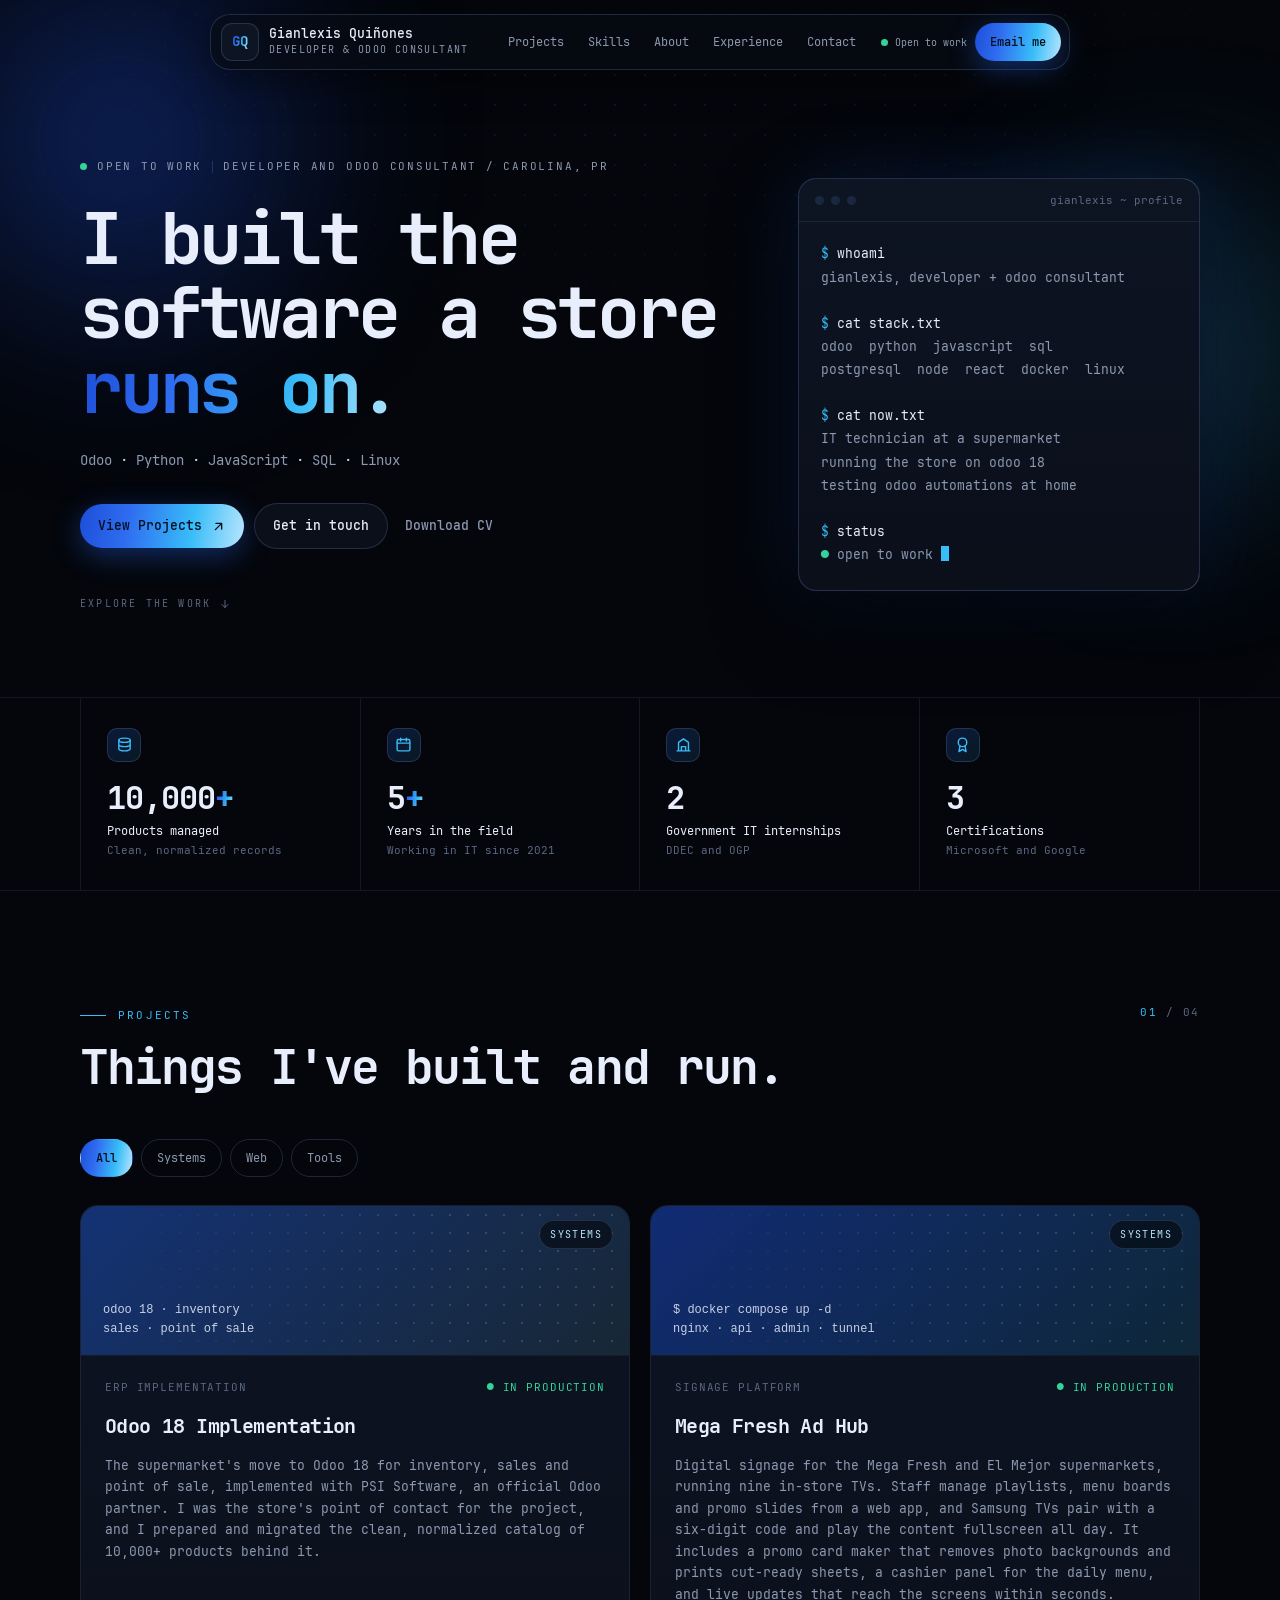
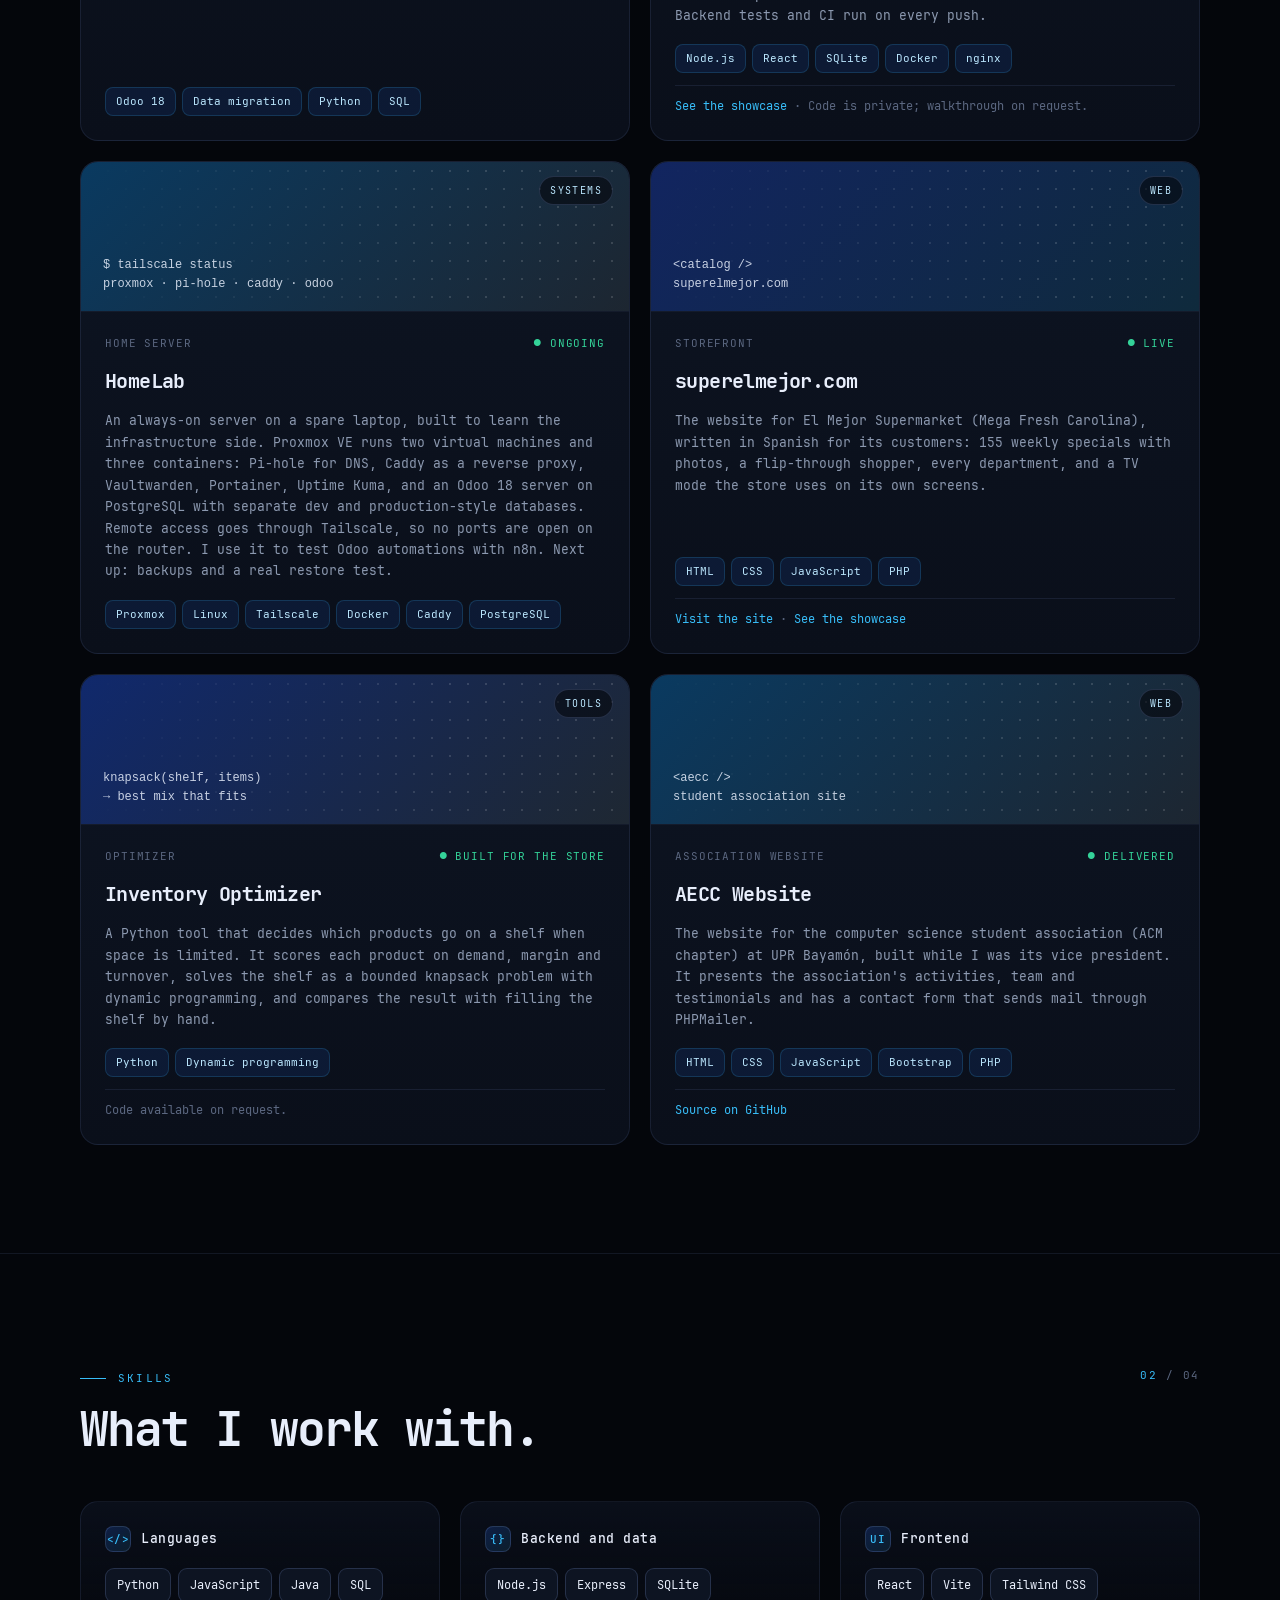
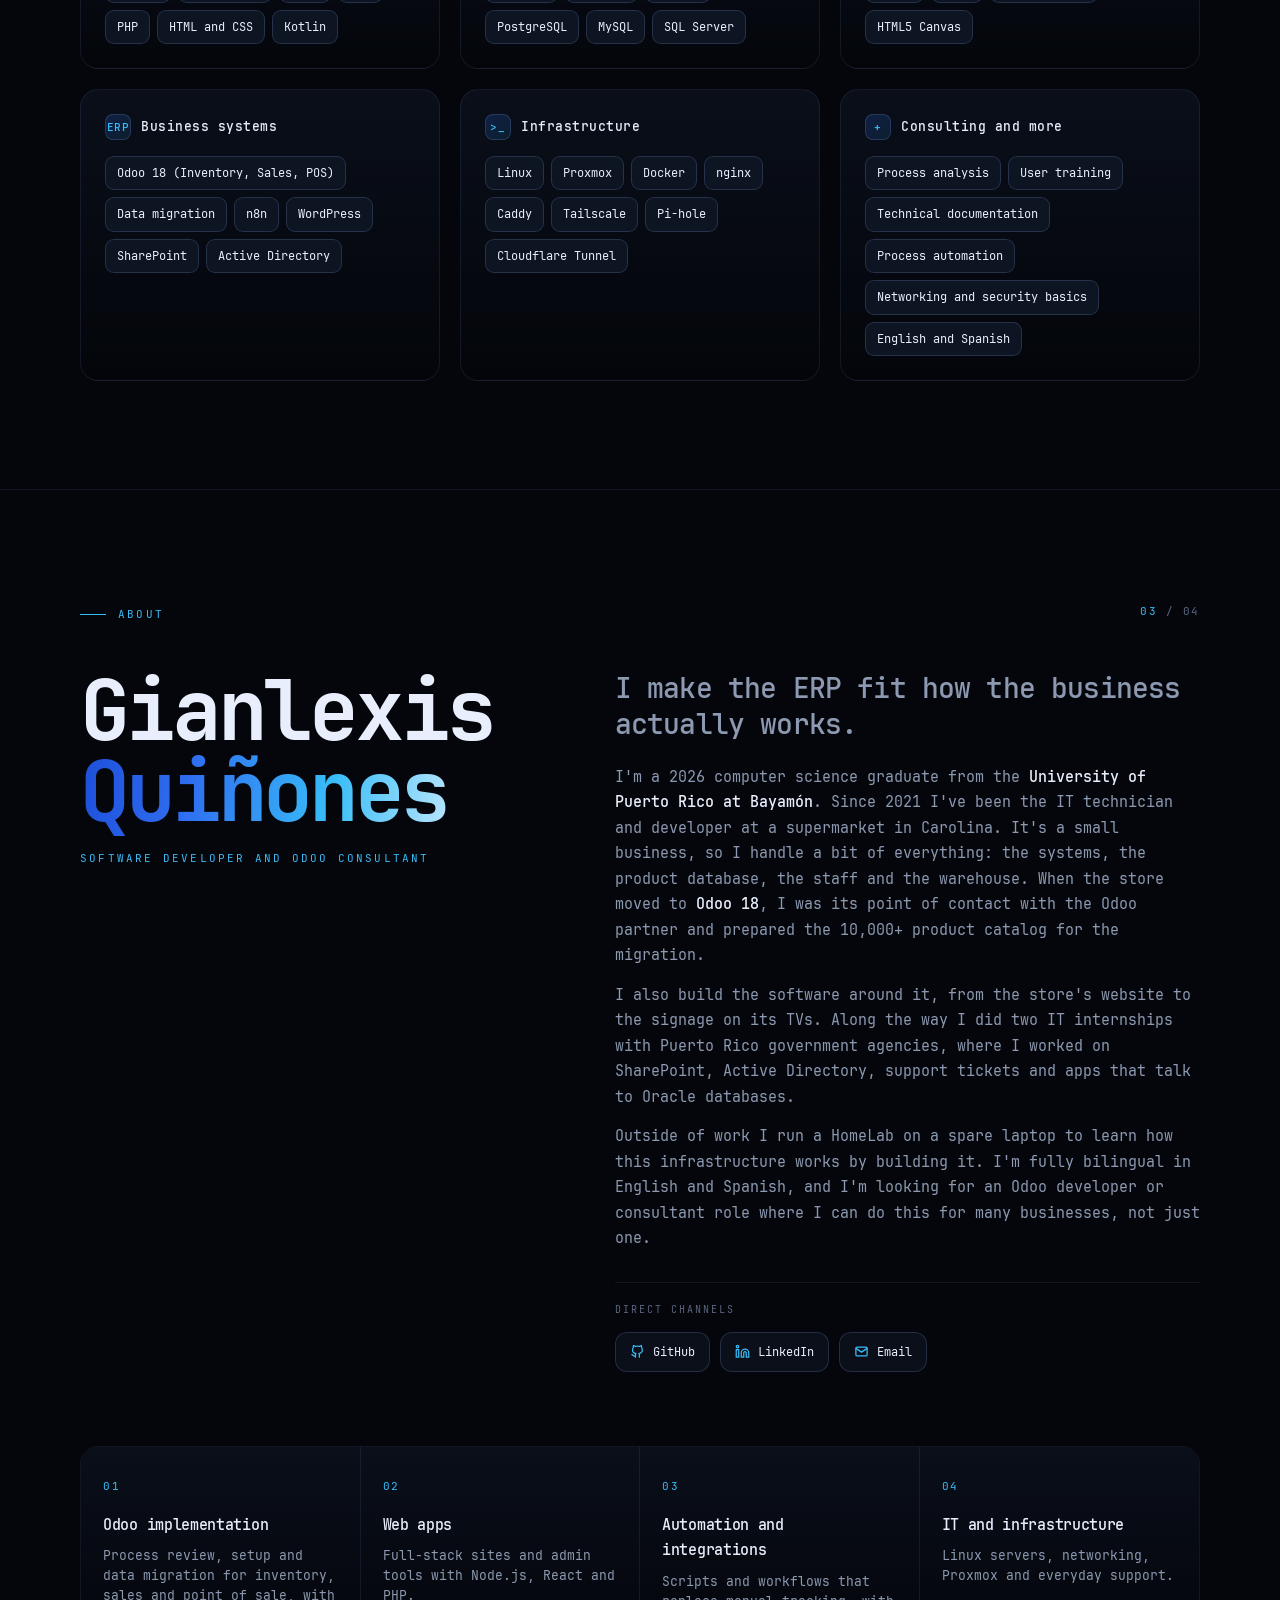
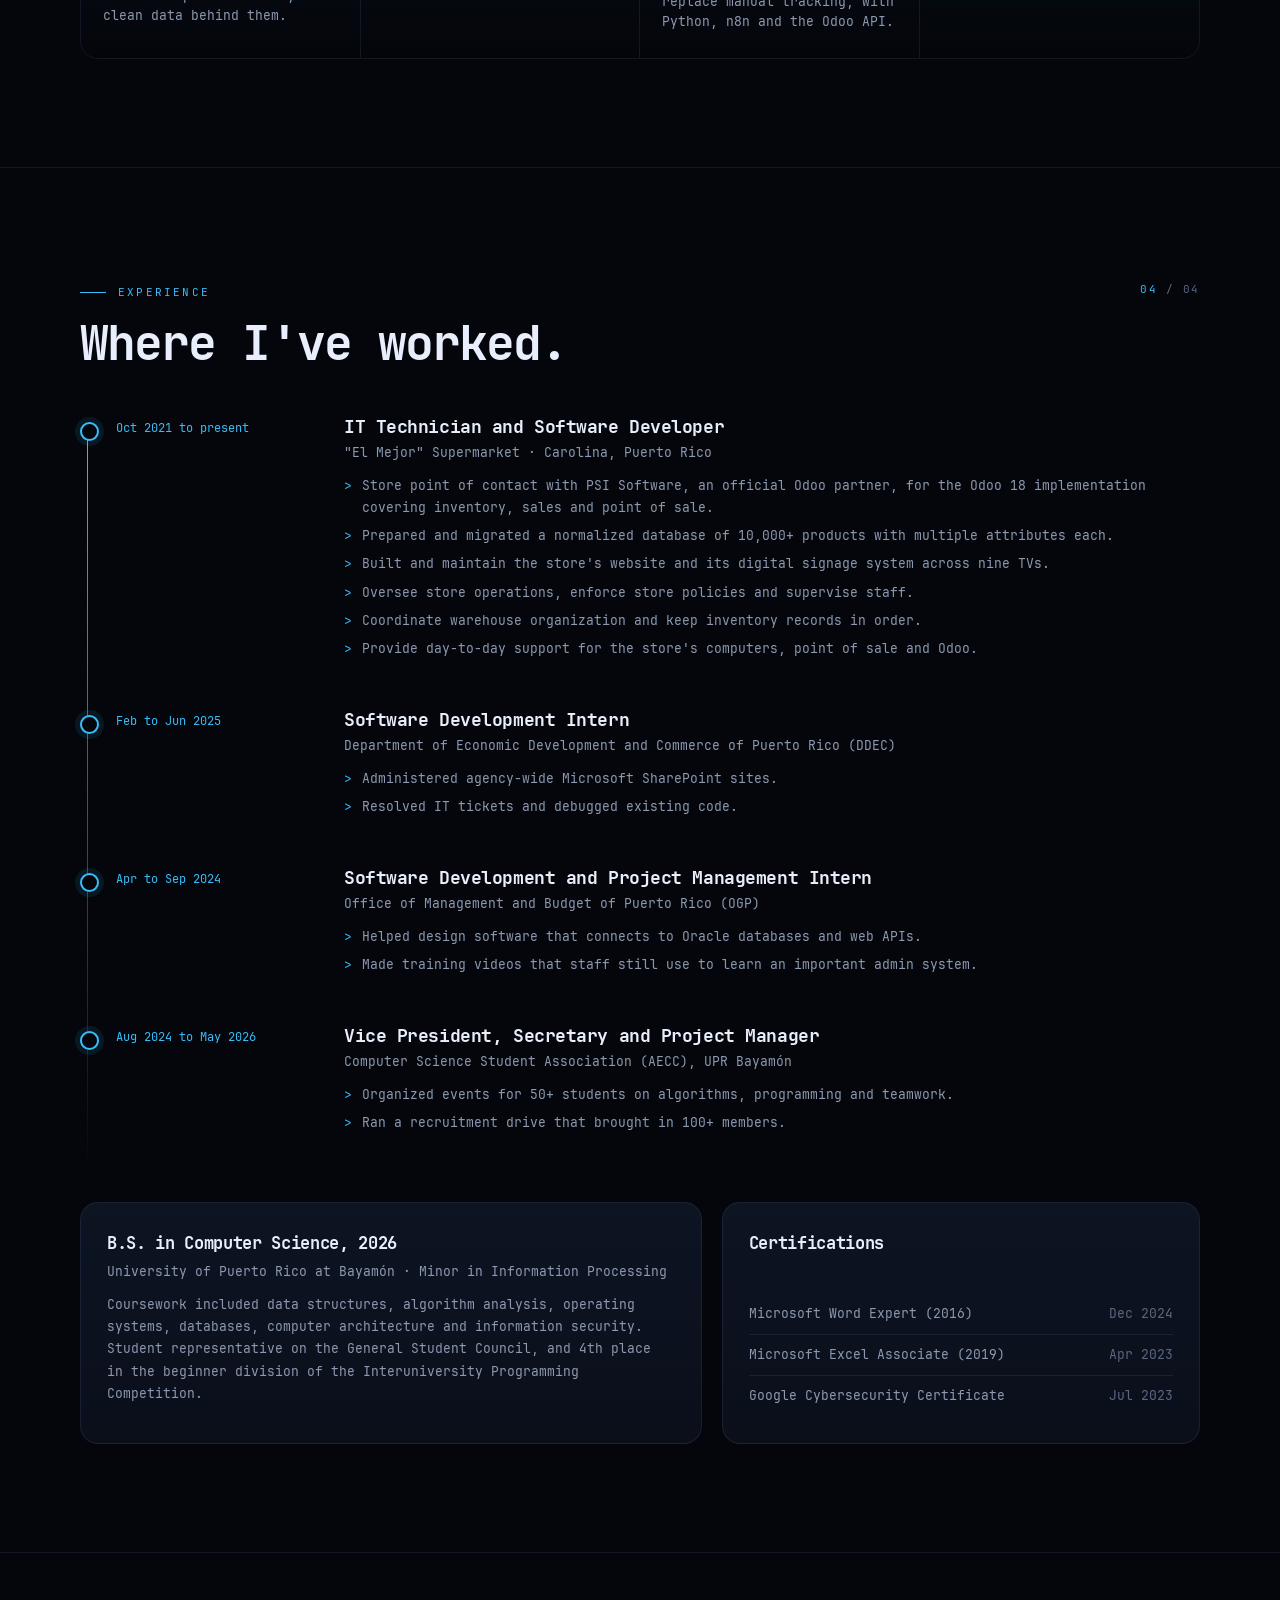
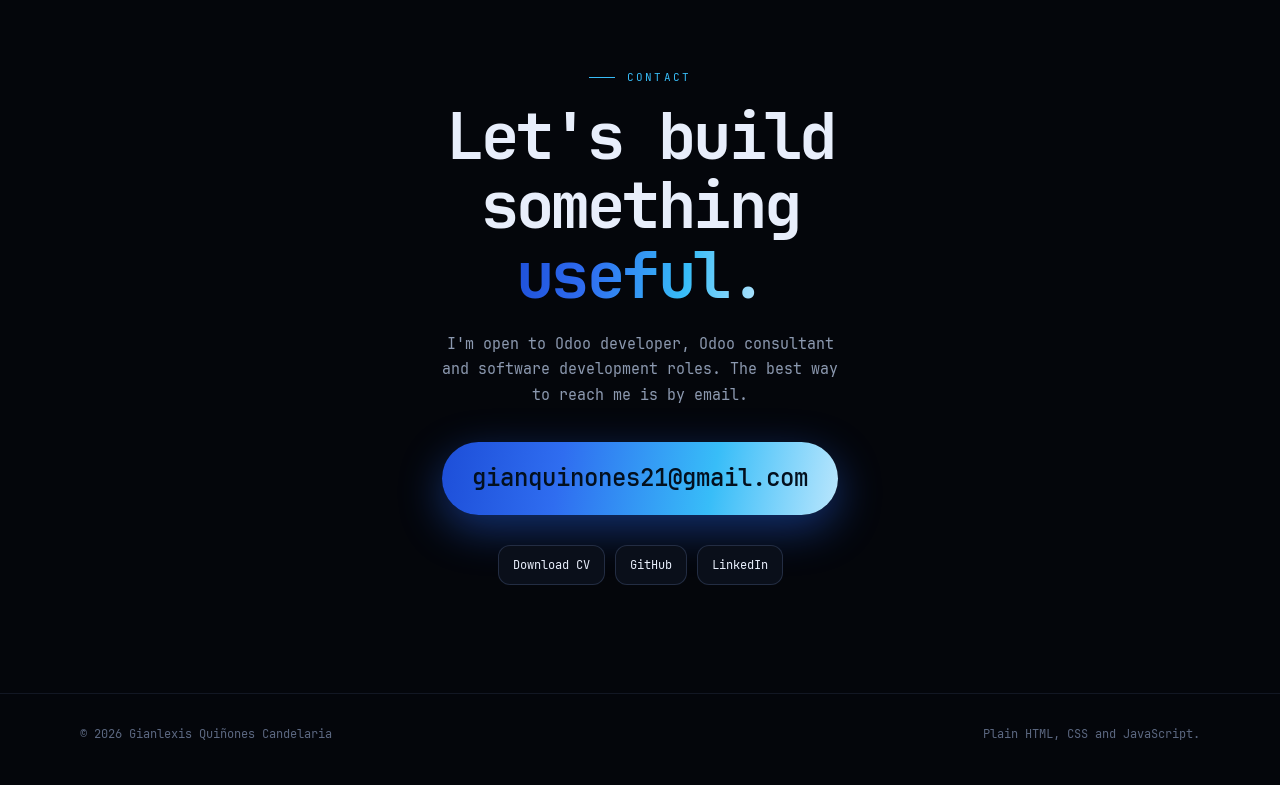
<file: index.html>
<!doctype html>
<html lang="en">
<head>
  <meta charset="utf-8">
  <meta name="viewport" content="width=device-width, initial-scale=1, viewport-fit=cover">
  <title>Gianlexis Quiñones Candelaria | Software Developer and Odoo Consultant</title>
  <meta name="description" content="Software developer and Odoo consultant from Puerto Rico. I implement, migrate and build on Odoo, and write the Python, JavaScript and SQL around it.">
  <meta name="theme-color" content="#04060b">
  <meta name="author" content="Gianlexis Quiñones Candelaria">
  <meta property="og:title" content="Gianlexis Quiñones Candelaria | Software Developer and Odoo Consultant">
  <meta property="og:description" content="Software developer and Odoo consultant from Puerto Rico. Odoo, Python, JavaScript, SQL and Linux.">
  <meta property="og:type" content="website">
  <meta property="og:url" content="https://www.ohitsgianlabs.xyz/">
  <meta property="og:image" content="https://www.ohitsgianlabs.xyz/assets/og.png">
  <meta property="og:image:width" content="1200">
  <meta property="og:image:height" content="630">
  <meta property="og:image:alt" content="Gianlexis Quiñones Candelaria, software developer and Odoo consultant">
  <meta name="twitter:card" content="summary_large_image">
  <meta name="twitter:title" content="Gianlexis Quiñones Candelaria | Software Developer and Odoo Consultant">
  <meta name="twitter:description" content="Software developer and Odoo consultant from Puerto Rico.">
  <meta name="twitter:image" content="https://www.ohitsgianlabs.xyz/assets/og.png">
  <link rel="canonical" href="https://www.ohitsgianlabs.xyz/">
  <link rel="icon" href="assets/favicon.svg" type="image/svg+xml">
  <link rel="preload" href="assets/fonts/jetbrains-mono-nl-regular.woff2" as="font" type="font/woff2" crossorigin>
  <link rel="stylesheet" href="css/style.css">
  <script type="application/ld+json">
  {
    "@context": "https://schema.org",
    "@type": "Person",
    "name": "Gianlexis Quiñones Candelaria",
    "jobTitle": "Software Developer and Odoo Consultant",
    "url": "https://www.ohitsgianlabs.xyz/",
    "email": "mailto:gianquinones21@gmail.com",
    "address": { "@type": "PostalAddress", "addressLocality": "Carolina", "addressCountry": "PR" },
    "alumniOf": { "@type": "CollegeOrUniversity", "name": "University of Puerto Rico at Bayamón" },
    "knowsAbout": ["Odoo", "ERP implementation", "Data migration", "Python", "JavaScript", "SQL", "PostgreSQL", "Linux", "Docker"],
    "sameAs": ["https://github.com/ohitsgian21", "https://www.linkedin.com/in/gianquinones21/"]
  }
  </script>
</head>
<body>
  <a class="skip" href="#main">Skip to content</a>
  <div class="bg-fx" aria-hidden="true"><span class="blob a"></span><span class="blob b"></span></div>

  <header class="nav" id="nav">
    <div class="nav-in">
      <a class="brand" href="#top" aria-label="Back to the top">
        <span class="mono-badge"><span class="grad-text">GQ</span></span>
        <span><b>Gianlexis Quiñones</b><small>Developer &amp; Odoo Consultant</small></span>
      </a>
      <nav class="links" id="links" aria-label="Sections">
        <a href="#projects">Projects</a>
        <a href="#skills">Skills</a>
        <a href="#about">About</a>
        <a href="#experience">Experience</a>
        <a href="#contact">Contact</a>
      </nav>
      <div class="nav-end">
        <span class="status"><span class="dot"></span>Open to work</span>
        <a class="btn primary sm" href="mailto:gianquinones21@gmail.com">Email me</a>
        <button class="menu-btn" id="menu-btn" aria-label="Menu" aria-expanded="false" aria-controls="links">
          <svg class="i-open" width="16" height="16" viewBox="0 0 24 24" fill="none" stroke="currentColor" stroke-width="2" stroke-linecap="round"><path d="M4 7h16M4 12h16M4 17h16"/></svg>
          <svg class="i-close" width="16" height="16" viewBox="0 0 24 24" fill="none" stroke="currentColor" stroke-width="2" stroke-linecap="round"><path d="M6 6l12 12M18 6 6 18"/></svg>
        </button>
      </div>
    </div>
  </header>

  <main id="main">
    <!-- HERO -->
    <section class="hero" id="top">
      <div class="wrap hero-grid">
        <div class="hero-copy">
          <p class="eyebrow rv"><span class="eb"><span class="dot"></span>Open to work</span><i></i><span class="eb">Developer and Odoo consultant / Carolina, PR</span></p>
          <h1 class="hero-title rv d1">I built the software a store <span class="grad-text">runs on.</span></h1>
          <p class="hero-sub rv d2">Odoo <span>·</span> Python <span>·</span> JavaScript <span>·</span> SQL <span>·</span> Linux</p>
          <div class="hero-cta rv d3">
            <a class="btn primary" href="#projects">View Projects
              <svg viewBox="0 0 24 24" fill="none" stroke="currentColor" stroke-width="2.2" stroke-linecap="round" stroke-linejoin="round"><path d="M7 17 17 7M8 7h9v9"/></svg></a>
            <a class="btn" href="#contact">Get in touch</a>
            <a class="btn ghost" href="assets/resume.pdf" download="Gianlexis_Quinones_Resume.pdf">Download CV</a>
          </div>
          <a class="explore rv d3" href="#projects">Explore the work
            <svg viewBox="0 0 24 24" fill="none" stroke="currentColor" stroke-width="2" stroke-linecap="round" stroke-linejoin="round"><path d="M12 5v14M6 13l6 6 6-6"/></svg></a>
        </div>
        <div class="term rv d2" aria-label="About me, as a terminal">
          <div class="term-bar"><i></i><i></i><i></i><span>gianlexis ~ profile</span></div>
<pre><span class="p">$</span> <span class="w">whoami</span>
gianlexis, developer + odoo consultant

<span class="p">$</span> <span class="w">cat stack.txt</span>
odoo  python  javascript  sql
postgresql  node  react  docker  linux

<span class="p">$</span> <span class="w">cat now.txt</span>
IT technician at a supermarket
running the store on odoo 18
testing odoo automations at home

<span class="p">$</span> <span class="w">status</span>
<span class="g">●</span> open to work <span class="cursor"></span></pre>
        </div>
      </div>
    </section>

    <!-- STATS -->
    <div class="stats">
      <div class="wrap stats-grid">
        <div class="stat rv">
          <span class="ic"><svg viewBox="0 0 24 24" fill="none" stroke="currentColor" stroke-width="2" stroke-linecap="round" stroke-linejoin="round"><ellipse cx="12" cy="6" rx="8" ry="3"/><path d="M4 6v6c0 1.7 3.6 3 8 3s8-1.3 8-3V6M4 12v6c0 1.7 3.6 3 8 3s8-1.3 8-3v-6"/></svg></span>
          <div class="n"><span data-count="10000">10,000</span><em class="grad-text">+</em></div>
          <div class="l">Products managed</div><div class="d">Clean, normalized records</div>
        </div>
        <div class="stat rv d1">
          <span class="ic"><svg viewBox="0 0 24 24" fill="none" stroke="currentColor" stroke-width="2" stroke-linecap="round" stroke-linejoin="round"><rect x="3" y="5" width="18" height="16" rx="2"/><path d="M8 3v4M16 3v4M3 10h18"/></svg></span>
          <div class="n"><span data-count="5">5</span><em class="grad-text">+</em></div>
          <div class="l">Years in the field</div><div class="d">Working in IT since 2021</div>
        </div>
        <div class="stat rv d2">
          <span class="ic"><svg viewBox="0 0 24 24" fill="none" stroke="currentColor" stroke-width="2" stroke-linecap="round" stroke-linejoin="round"><path d="M3 21h18M5 21V9l7-5 7 5v12M9 21v-6h6v6"/></svg></span>
          <div class="n"><span data-count="2">2</span></div>
          <div class="l">Government IT internships</div><div class="d">DDEC and OGP</div>
        </div>
        <div class="stat rv d3">
          <span class="ic"><svg viewBox="0 0 24 24" fill="none" stroke="currentColor" stroke-width="2" stroke-linecap="round" stroke-linejoin="round"><circle cx="12" cy="9" r="6"/><path d="m8.5 14 -1.5 8 5-3 5 3-1.5-8"/></svg></span>
          <div class="n"><span data-count="3">3</span></div>
          <div class="l">Certifications</div><div class="d">Microsoft and Google</div>
        </div>
      </div>
    </div>

    <!-- PROJECTS -->
    <section class="s" id="projects">
      <div class="wrap">
        <div class="s-head rv">
          <div><span class="label">Projects</span><h2 class="h2">Things I've built and run.</h2></div>
          <span class="idx"><b>01</b> / 04</span>
        </div>
        <div class="filters rv" role="group" aria-label="Filter projects">
          <button aria-pressed="true" data-f="all">All</button>
          <button aria-pressed="false" data-f="systems">Systems</button>
          <button aria-pressed="false" data-f="web">Web</button>
          <button aria-pressed="false" data-f="tools">Tools</button>
        </div>
        <div class="grid">
          <article class="card rv" data-cat="systems">
            <div class="thumb" style="--g:linear-gradient(135deg,rgba(37,99,235,.5),rgba(125,211,252,.16))"><span class="tg">Systems</span><code>odoo 18 · inventory<br>sales · point of sale</code></div>
            <div class="card-b">
              <div class="meta"><span>ERP implementation</span><span class="st">● In production</span></div>
              <h3>Odoo 18 Implementation</h3>
              <p>The supermarket's move to Odoo 18 for inventory, sales and point of sale, implemented with PSI Software, an official Odoo partner. I was the store's point of contact for the project, and I prepared and migrated the clean, normalized catalog of 10,000+ products behind it.</p>
              <ul class="tags"><li>Odoo 18</li><li>Data migration</li><li>Python</li><li>SQL</li></ul>
            </div>
          </article>

          <article class="card rv d1" data-cat="systems web">
            <div class="thumb" style="--g:linear-gradient(135deg,rgba(29,78,216,.55),rgba(56,189,248,.18))"><span class="tg">Systems</span><code>$ docker compose up -d<br>nginx · api · admin · tunnel</code></div>
            <div class="card-b">
              <div class="meta"><span>Signage platform</span><span class="st">● In production</span></div>
              <h3>Mega Fresh Ad Hub</h3>
              <p>Digital signage for the Mega Fresh and El Mejor supermarkets, running nine in-store TVs. Staff manage playlists, menu boards and promo slides from a web app, and Samsung TVs pair with a six-digit code and play the content fullscreen all day. It includes a promo card maker that removes photo backgrounds and prints cut-ready sheets, a cashier panel for the daily menu, and live updates that reach the screens within seconds. Backend tests and CI run on every push.</p>
              <ul class="tags"><li>Node.js</li><li>React</li><li>SQLite</li><li>Docker</li><li>nginx</li></ul>
              <div class="foot"><a href="https://ohitsgian21.github.io/megafresh-ad-hub/" rel="noopener">See the showcase</a> · Code is private; walkthrough on request.</div>
            </div>
          </article>

          <article class="card rv" data-cat="systems">
            <div class="thumb" style="--g:linear-gradient(135deg,rgba(14,116,190,.5),rgba(186,230,253,.14))"><span class="tg">Systems</span><code>$ tailscale status<br>proxmox · pi-hole · caddy · odoo</code></div>
            <div class="card-b">
              <div class="meta"><span>Home server</span><span class="st">● Ongoing</span></div>
              <h3>HomeLab</h3>
              <p>An always-on server on a spare laptop, built to learn the infrastructure side. Proxmox VE runs two virtual machines and three containers: Pi-hole for DNS, Caddy as a reverse proxy, Vaultwarden, Portainer, Uptime Kuma, and an Odoo 18 server on PostgreSQL with separate dev and production-style databases. Remote access goes through Tailscale, so no ports are open on the router. I use it to test Odoo automations with n8n. Next up: backups and a real restore test.</p>
              <ul class="tags"><li>Proxmox</li><li>Linux</li><li>Tailscale</li><li>Docker</li><li>Caddy</li><li>PostgreSQL</li></ul>
            </div>
          </article>

          <article class="card rv d1" data-cat="web">
            <div class="thumb" style="--g:linear-gradient(135deg,rgba(30,64,175,.55),rgba(56,189,248,.2))"><span class="tg">Web</span><code>&lt;catalog /&gt;<br>superelmejor.com</code></div>
            <div class="card-b">
              <div class="meta"><span>Storefront</span><span class="st">● Live</span></div>
              <h3>superelmejor.com</h3>
              <p>The website for El Mejor Supermarket (Mega Fresh Carolina), written in Spanish for its customers: 155 weekly specials with photos, a flip-through shopper, every department, and a TV mode the store uses on its own screens.</p>
              <ul class="tags"><li>HTML</li><li>CSS</li><li>JavaScript</li><li>PHP</li></ul>
              <div class="foot"><a href="https://superelmejor.com" rel="noopener">Visit the site</a> · <a href="https://ohitsgian21.github.io/megafresh-carolina-showcase/" rel="noopener">See the showcase</a></div>
            </div>
          </article>

          <article class="card rv" data-cat="tools">
            <div class="thumb" style="--g:linear-gradient(135deg,rgba(29,78,216,.5),rgba(186,230,253,.15))"><span class="tg">Tools</span><code>knapsack(shelf, items)<br>→ best mix that fits</code></div>
            <div class="card-b">
              <div class="meta"><span>Optimizer</span><span class="st">● Built for the store</span></div>
              <h3>Inventory Optimizer</h3>
              <p>A Python tool that decides which products go on a shelf when space is limited. It scores each product on demand, margin and turnover, solves the shelf as a bounded knapsack problem with dynamic programming, and compares the result with filling the shelf by hand.</p>
              <ul class="tags"><li>Python</li><li>Dynamic programming</li></ul>
              <div class="foot">Code available on request.</div>
            </div>
          </article>

          <article class="card rv d1" data-cat="web">
            <div class="thumb" style="--g:linear-gradient(135deg,rgba(14,116,190,.5),rgba(186,230,253,.14))"><span class="tg">Web</span><code>&lt;aecc /&gt;<br>student association site</code></div>
            <div class="card-b">
              <div class="meta"><span>Association website</span><span class="st">● Delivered</span></div>
              <h3>AECC Website</h3>
              <p>The website for the computer science student association (ACM chapter) at UPR Bayamón, built while I was its vice president. It presents the association's activities, team and testimonials and has a contact form that sends mail through PHPMailer.</p>
              <ul class="tags"><li>HTML</li><li>CSS</li><li>JavaScript</li><li>Bootstrap</li><li>PHP</li></ul>
              <div class="foot"><a href="https://github.com/ohitsgian21/AECC-Website-24--25" rel="noopener">Source on GitHub</a></div>
            </div>
          </article>
        </div>
      </div>
    </section>

    <!-- SKILLS -->
    <section class="s sep" id="skills">
      <div class="wrap">
        <div class="s-head rv">
          <div><span class="label">Skills</span><h2 class="h2">What I work with.</h2></div>
          <span class="idx"><b>02</b> / 04</span>
        </div>
        <div class="sk-grid">
          <div class="sk rv"><h3><span>&lt;/&gt;</span>Languages</h3>
            <ul class="pills"><li>Python</li><li>JavaScript</li><li>Java</li><li>SQL</li><li>PHP</li><li>HTML and CSS</li><li>Kotlin</li></ul></div>
          <div class="sk rv d1"><h3><span>{}</span>Backend and data</h3>
            <ul class="pills"><li>Node.js</li><li>Express</li><li>SQLite</li><li>PostgreSQL</li><li>MySQL</li><li>SQL Server</li></ul></div>
          <div class="sk rv d2"><h3><span>UI</span>Frontend</h3>
            <ul class="pills"><li>React</li><li>Vite</li><li>Tailwind CSS</li><li>HTML5 Canvas</li></ul></div>
          <div class="sk rv"><h3><span>ERP</span>Business systems</h3>
            <ul class="pills"><li>Odoo 18 (Inventory, Sales, POS)</li><li>Data migration</li><li>n8n</li><li>WordPress</li><li>SharePoint</li><li>Active Directory</li></ul></div>
          <div class="sk rv d1"><h3><span>&gt;_</span>Infrastructure</h3>
            <ul class="pills"><li>Linux</li><li>Proxmox</li><li>Docker</li><li>nginx</li><li>Caddy</li><li>Tailscale</li><li>Pi-hole</li><li>Cloudflare Tunnel</li></ul></div>
          <div class="sk rv d2"><h3><span>+</span>Consulting and more</h3>
            <ul class="pills"><li>Process analysis</li><li>User training</li><li>Technical documentation</li><li>Process automation</li><li>Networking and security basics</li><li>English and Spanish</li></ul></div>
        </div>
      </div>
    </section>

    <!-- ABOUT -->
    <section class="s sep" id="about">
      <div class="wrap">
        <div class="s-head rv">
          <div><span class="label">About</span></div>
          <span class="idx"><b>03</b> / 04</span>
        </div>
        <div class="about-grid">
          <div class="rv">
            <h2 class="big-name">Gianlexis <span class="grad-text">Quiñones</span></h2>
            <p class="role-tag">Software developer and Odoo consultant</p>
          </div>
          <div class="about-copy rv d1">
            <p class="lead">I make the ERP fit how the business actually works.</p>
            <p>I'm a 2026 computer science graduate from the <b>University of Puerto Rico at Bayamón</b>. Since 2021 I've been the IT technician and developer at a supermarket in Carolina. It's a small business, so I handle a bit of everything: the systems, the product database, the staff and the warehouse. When the store moved to <b>Odoo 18</b>, I was its point of contact with the Odoo partner and prepared the 10,000+ product catalog for the migration.</p>
            <p>I also build the software around it, from the store's website to the signage on its TVs. Along the way I did two IT internships with Puerto Rico government agencies, where I worked on SharePoint, Active Directory, support tickets and apps that talk to Oracle databases.</p>
            <p>Outside of work I run a HomeLab on a spare laptop to learn how this infrastructure works by building it. I'm fully bilingual in English and Spanish, and I'm looking for an Odoo developer or consultant role where I can do this for many businesses, not just one.</p>
            <div class="chan">Direct channels</div>
            <div class="chan-list">
              <a class="chip" href="https://github.com/ohitsgian21" rel="me noopener"><svg viewBox="0 0 24 24" fill="none" stroke="currentColor" stroke-width="2" stroke-linecap="round" stroke-linejoin="round"><path d="M9 19c-4 1.5-4-2-6-2m12 4v-3.5a3 3 0 0 0-.8-2.3c2.7-.3 5.5-1.3 5.5-6a4.7 4.7 0 0 0-1.3-3.3 4.4 4.4 0 0 0-.1-3.2s-1-.3-3.4 1.3a11.600 11.600 0 0 0-6 0C6.500 2.300 5.500 2.600 5.500 2.600a4.400 4.400 0 0 0-.1 3.200A4.700 4.700 0 0 0 4 9.100c0 4.600 2.800 5.700 5.500 6A3 3 0 0 0 8.700 17.500V21"/></svg>GitHub</a>
              <a class="chip" href="https://www.linkedin.com/in/gianquinones21/" rel="me noopener"><svg viewBox="0 0 24 24" fill="none" stroke="currentColor" stroke-width="2" stroke-linecap="round" stroke-linejoin="round"><path d="M16 8a6 6 0 0 1 6 6v7h-4v-7a2 2 0 0 0-4 0v7h-4v-7a6 6 0 0 1 6-6zM2 9h4v12H2zM4 6a2 2 0 1 0 0-4 2 2 0 0 0 0 4z"/></svg>LinkedIn</a>
              <a class="chip" href="mailto:gianquinones21@gmail.com"><svg viewBox="0 0 24 24" fill="none" stroke="currentColor" stroke-width="2" stroke-linecap="round" stroke-linejoin="round"><rect x="3" y="5" width="18" height="14" rx="2"/><path d="m3 7 9 6 9-6"/></svg>Email</a>
            </div>
          </div>
        </div>

        <div class="do rv">
          <div><span class="no">01</span><h3>Odoo implementation</h3><p>Process review, setup and data migration for inventory, sales and point of sale, with clean data behind them.</p></div>
          <div><span class="no">02</span><h3>Web apps</h3><p>Full-stack sites and admin tools with Node.js, React and PHP.</p></div>
          <div><span class="no">03</span><h3>Automation and integrations</h3><p>Scripts and workflows that replace manual tracking, with Python, n8n and the Odoo API.</p></div>
          <div><span class="no">04</span><h3>IT and infrastructure</h3><p>Linux servers, networking, Proxmox and everyday support.</p></div>
        </div>
      </div>
    </section>

    <!-- EXPERIENCE -->
    <section class="s sep" id="experience">
      <div class="wrap">
        <div class="s-head rv">
          <div><span class="label">Experience</span><h2 class="h2">Where I've worked.</h2></div>
          <span class="idx"><b>04</b> / 04</span>
        </div>
        <div class="tl">
          <article class="tl-i rv">
            <div class="when">Oct 2021 to present</div>
            <div><h3>IT Technician and Software Developer</h3><p class="org">"El Mejor" Supermarket · Carolina, Puerto Rico</p>
              <ul><li>Store point of contact with PSI Software, an official Odoo partner, for the Odoo 18 implementation covering inventory, sales and point of sale.</li><li>Prepared and migrated a normalized database of 10,000+ products with multiple attributes each.</li><li>Built and maintain the store's website and its digital signage system across nine TVs.</li><li>Oversee store operations, enforce store policies and supervise staff.</li><li>Coordinate warehouse organization and keep inventory records in order.</li><li>Provide day-to-day support for the store's computers, point of sale and Odoo.</li></ul></div>
          </article>
          <article class="tl-i rv">
            <div class="when">Feb to Jun 2025</div>
            <div><h3>Software Development Intern</h3><p class="org">Department of Economic Development and Commerce of Puerto Rico (DDEC)</p>
              <ul><li>Administered agency-wide Microsoft SharePoint sites.</li><li>Resolved IT tickets and debugged existing code.</li></ul></div>
          </article>
          <article class="tl-i rv">
            <div class="when">Apr to Sep 2024</div>
            <div><h3>Software Development and Project Management Intern</h3><p class="org">Office of Management and Budget of Puerto Rico (OGP)</p>
              <ul><li>Helped design software that connects to Oracle databases and web APIs.</li><li>Made training videos that staff still use to learn an important admin system.</li></ul></div>
          </article>
          <article class="tl-i rv">
            <div class="when">Aug 2024 to May 2026</div>
            <div><h3>Vice President, Secretary and Project Manager</h3><p class="org">Computer Science Student Association (AECC), UPR Bayamón</p>
              <ul><li>Organized events for 50+ students on algorithms, programming and teamwork.</li><li>Ran a recruitment drive that brought in 100+ members.</li></ul></div>
          </article>
        </div>

        <div class="edu">
          <div class="panel rv">
            <h3>B.S. in Computer Science, 2026</h3><p class="org">University of Puerto Rico at Bayamón · Minor in Information Processing</p>
            <p>Coursework included data structures, algorithm analysis, operating systems, databases, computer architecture and information security. Student representative on the General Student Council, and 4th place in the beginner division of the Interuniversity Programming Competition.</p>
          </div>
          <div class="panel rv d1">
            <h3>Certifications</h3><p class="org spacer" aria-hidden="true">&nbsp;</p>
            <ul>
              <li>Microsoft Word Expert (2016)<span>Dec 2024</span></li>
              <li>Microsoft Excel Associate (2019)<span>Apr 2023</span></li>
              <li>Google Cybersecurity Certificate<span>Jul 2023</span></li>
            </ul>
          </div>
        </div>
      </div>
    </section>

    <!-- CONTACT -->
    <section class="s sep contact" id="contact">
      <div class="wrap">
        <span class="label rv">Contact</span>
        <h2 class="h2 rv d1">Let's build something <span class="grad-text">useful.</span></h2>
        <p class="rv d2">I'm open to Odoo developer, Odoo consultant and software development roles. The best way to reach me is by email.</p>
        <a class="mail rv d2" href="mailto:gianquinones21@gmail.com">gianquinones21@gmail.com</a>
        <div class="chan-list rv d3">
          <a class="chip" href="assets/resume.pdf" download="Gianlexis_Quinones_Resume.pdf">Download CV</a>
          <a class="chip" href="https://github.com/ohitsgian21" rel="me noopener">GitHub</a>
          <a class="chip" href="https://www.linkedin.com/in/gianquinones21/" rel="me noopener">LinkedIn</a>
        </div>
      </div>
    </section>
  </main>

  <footer><div class="wrap"><span>&copy; <span id="year">2026</span> Gianlexis Quiñones Candelaria</span><span>Plain HTML, CSS and JavaScript.</span></div></footer>

  <button class="top" id="top-btn" aria-label="Back to top"><svg viewBox="0 0 24 24" fill="none" stroke="currentColor" stroke-width="2" stroke-linecap="round" stroke-linejoin="round"><path d="M12 19V5M6 11l6-6 6 6"/></svg></button>
  <script src="js/main.js" defer></script>
</body>
</html>
</file>
<file: css/style.css>
@font-face{font-family:"JetBrains Mono";src:url("../assets/fonts/jetbrains-mono-nl-regular.woff2") format("woff2");font-weight:400;font-style:normal;font-display:swap}
@font-face{font-family:"JetBrains Mono";src:url("../assets/fonts/jetbrains-mono-nl-semibold.woff2") format("woff2");font-weight:600;font-style:normal;font-display:swap}
@font-face{font-family:"JetBrains Mono";src:url("../assets/fonts/jetbrains-mono-nl-bold.woff2") format("woff2");font-weight:700;font-style:normal;font-display:swap}

:root{
  --bg:#04060b; --bg-2:#080c14; --surface:#0a0f1a; --surface-2:#0d1422;
  --line:rgba(148,180,255,.10); --line-2:rgba(148,180,255,.18);
  --text:#e8eefb; --muted:#8c99b0; --faint:#5b6780;
  --blue:#2563eb; --blue-d:#1e40af; --sky:#38bdf8; --ice:#bae6fd;
  --grad:linear-gradient(100deg,#1d4ed8 0%,#2f6df0 30%,#38bdf8 68%,#bae6fd 100%);
  --grad-soft:linear-gradient(135deg,rgba(37,99,235,.22),rgba(56,189,248,.10));
  --mono:"JetBrains Mono",ui-monospace,SFMono-Regular,Menlo,Consolas,monospace;
  --r:18px; --max:1120px;
}
*{box-sizing:border-box;margin:0;padding:0}
html{scroll-behavior:smooth;scroll-padding-top:96px;color-scheme:dark;-webkit-text-size-adjust:100%;text-size-adjust:100%;overflow-x:hidden;overflow-x:clip}
body{background:var(--bg);color:var(--text);font-family:var(--mono);font-weight:400;font-size:15px;line-height:1.7;-webkit-font-smoothing:antialiased;overflow-x:hidden;overflow-x:clip;-webkit-tap-highlight-color:transparent}
a{color:inherit;text-decoration:none}
ul{list-style:none}
img,svg{display:block;max-width:100%}
button{font:inherit;color:inherit;background:none;border:0;cursor:pointer}
:focus-visible{outline:2px solid var(--sky);outline-offset:3px;border-radius:6px}
.skip{position:absolute;left:-999px;top:8px;background:var(--sky);color:#04101c;padding:8px 14px;border-radius:8px;z-index:100}
.skip:focus{left:12px}
.wrap{width:min(var(--max),100% - 48px);margin-inline:auto}
.grad-text{background:var(--grad);-webkit-background-clip:text;background-clip:text;color:transparent;-webkit-text-fill-color:transparent}
.sep{border-top:1px solid var(--line)}

/* ambient background */
.bg-fx{position:fixed;inset:0;z-index:-1;pointer-events:none;overflow:hidden}
.bg-fx::before{content:"";position:absolute;inset:0;background-image:radial-gradient(rgba(120,160,255,.10) 1px,transparent 1px);background-size:30px 30px;-webkit-mask-image:radial-gradient(ellipse 70% 55% at 50% 0%,#000 20%,transparent 75%);mask-image:radial-gradient(ellipse 70% 55% at 50% 0%,#000 20%,transparent 75%)}
.blob{position:absolute;border-radius:50%;filter:blur(90px);opacity:.55;will-change:transform}
.blob.a{width:520px;height:520px;left:-140px;top:-120px;background:radial-gradient(circle,#1d4ed8,transparent 65%);animation:drift 22s ease-in-out infinite alternate}
.blob.b{width:460px;height:460px;right:-120px;top:120px;background:radial-gradient(circle,#38bdf8,transparent 65%);opacity:.32;animation:drift 28s ease-in-out infinite alternate-reverse}
@keyframes drift{to{transform:translate3d(60px,50px,0) scale(1.12)}}

/* header pill */
.nav{position:fixed;top:max(14px,env(safe-area-inset-top));left:0;right:0;margin-inline:auto;z-index:50;width:min(860px,100% - 24px)}
.nav-in{display:flex;align-items:center;gap:14px;padding:8px 8px 8px 10px;border-radius:20px;background:rgba(8,12,20,.72);border:1px solid var(--line-2);backdrop-filter:blur(16px);-webkit-backdrop-filter:blur(16px);box-shadow:0 10px 40px rgba(0,0,0,.45)}
.brand{display:flex;align-items:center;gap:10px;min-width:0;margin-right:14px}
.brand>span:last-child{min-width:0}
.mono-badge{flex-shrink:0;width:38px;height:38px;border-radius:11px;display:grid;place-items:center;font-weight:700;font-size:14px;background:var(--surface-2);border:1px solid var(--line-2)}
.brand b{display:block;font-weight:600;font-size:13px;line-height:1.2;white-space:nowrap}
.brand small{display:block;font-size:10px;letter-spacing:.14em;text-transform:uppercase;color:var(--muted);white-space:nowrap}
.links{display:flex;gap:2px;margin-left:6px;flex-shrink:0}
.links a{position:relative;padding:8px 11px;font-size:12px;color:var(--muted);border-radius:10px;transition:color .2s}
.links a:hover{color:var(--text)}
.links a.active{color:var(--text)}
.links a.active::after{content:"";position:absolute;left:11px;right:11px;bottom:2px;height:2px;border-radius:2px;background:var(--grad)}
.nav-end{margin-left:auto;display:flex;align-items:center;gap:8px;flex-shrink:0}
.status{display:flex;align-items:center;gap:7px;font-size:10px;color:var(--muted);white-space:nowrap}
.dot{width:7px;height:7px;border-radius:50%;background:#34d399;box-shadow:0 0 0 0 rgba(52,211,153,.6);animation:ping 2.4s infinite}
@keyframes ping{70%{box-shadow:0 0 0 7px rgba(52,211,153,0)}100%{box-shadow:0 0 0 0 rgba(52,211,153,0)}}
.menu-btn{display:none;flex-shrink:0;width:42px;height:42px;border-radius:12px;border:1px solid var(--line-2);place-items:center;transition:border-color .2s,background .2s}
.menu-btn .i-close{display:none}
.nav.open .menu-btn{border-color:rgba(56,189,248,.5);background:var(--surface-2)}
.nav.open .menu-btn .i-open{display:none}.nav.open .menu-btn .i-close{display:block}

/* buttons */
.btn{display:inline-flex;align-items:center;gap:9px;padding:11px 18px;border-radius:999px;font-size:13px;font-weight:600;border:1px solid var(--line-2);background:var(--surface);transition:transform .2s,border-color .2s,box-shadow .2s;white-space:nowrap}
.btn:hover{transform:translateY(-2px);border-color:rgba(56,189,248,.5)}
.btn.primary{border:0;color:#03101e;background:var(--grad);box-shadow:0 8px 28px rgba(37,99,235,.40)}
.btn.primary:hover{box-shadow:0 12px 34px rgba(56,189,248,.45)}
.btn.sm{padding:9px 15px;font-size:12px}
.btn.ghost{background:transparent;border-color:transparent;color:var(--muted);padding-inline:6px}
.btn.ghost:hover{color:var(--text);transform:none}
.btn svg{width:15px;height:15px}

/* hero */
.hero{padding:clamp(120px,17vh,170px) 0 clamp(60px,9vh,96px)}
.hero-grid{display:grid;grid-template-columns:1.25fr .75fr;gap:48px;align-items:center}
.eyebrow{display:inline-flex;flex-wrap:wrap;align-items:center;gap:6px 10px;font-size:11px;letter-spacing:.16em;text-transform:uppercase;color:var(--muted);margin-bottom:26px}
.eyebrow .eb{display:inline-flex;align-items:center;gap:10px}
.eyebrow i{width:1px;height:12px;background:var(--line-2)}
h1.hero-title{font-weight:700;font-size:clamp(2.3rem,5.6vw,4.6rem);line-height:1.04;letter-spacing:-.045em}
.hero-sub{margin-top:24px;color:var(--muted);font-size:14px}
.hero-sub span{color:var(--ice)}
.hero-cta{display:flex;flex-wrap:wrap;align-items:center;gap:10px;margin-top:30px}
.explore{display:inline-flex;gap:8px;align-items:center;margin-top:46px;font-size:10px;letter-spacing:.22em;text-transform:uppercase;color:var(--faint)}
.explore svg{width:12px;height:12px;animation:bob 1.8s ease-in-out infinite}
@keyframes bob{50%{transform:translateY(4px)}}

/* terminal card (swap for a photo later if you want) */
.term{position:relative;border-radius:var(--r);background:linear-gradient(180deg,var(--surface-2),var(--surface));border:1px solid var(--line-2);box-shadow:0 30px 80px rgba(0,0,0,.55),0 0 80px rgba(37,99,235,.20);overflow:hidden}
.term::before{content:"";position:absolute;inset:-1px;border-radius:inherit;padding:1px;background:var(--grad);-webkit-mask:linear-gradient(#000 0 0) content-box,linear-gradient(#000 0 0);-webkit-mask-composite:xor;mask-composite:exclude;opacity:.55;pointer-events:none}
.term-bar{display:flex;align-items:center;gap:7px;padding:12px 16px;border-bottom:1px solid var(--line);font-size:11px;color:var(--faint)}
.term-bar i{width:9px;height:9px;border-radius:50%;background:#1b2740}
.term-bar span{margin-left:auto}
.term pre{font-family:var(--mono);font-size:12.5px;line-height:1.85;padding:20px 22px 24px;white-space:pre-wrap;color:var(--muted)}
.term .p{color:var(--sky)} .term .w{color:var(--text)} .term .g{color:#34d399}
.cursor{display:inline-block;width:8px;height:15px;background:var(--sky);vertical-align:-2px;animation:blink 1.1s steps(1) infinite}
@keyframes blink{50%{opacity:0}}

/* stats */
.stats{border-block:1px solid var(--line)}
.stats-grid{display:grid;grid-template-columns:repeat(4,1fr);border-inline:1px solid var(--line);border-radius:0}
.stat{padding:30px 26px;border-right:1px solid var(--line)}
.stat:last-child{border-right:0}
.stat .ic{width:34px;height:34px;border-radius:10px;display:grid;place-items:center;background:var(--grad-soft);border:1px solid var(--line-2);color:var(--sky);margin-bottom:18px}
.stat .ic svg{width:17px;height:17px}
.stat .n{font-weight:700;font-size:2rem;line-height:1.1;letter-spacing:-.03em}
.stat .n em{font-style:normal}
.stat .l{margin-top:6px;font-size:12px;color:var(--text)}
.stat .d{font-size:11px;color:var(--faint)}

/* sections */
section.s{padding:clamp(80px,12vh,130px) 0}
.s-head{display:flex;align-items:baseline;justify-content:space-between;gap:20px;margin-bottom:46px}
.idx{font-size:11px;letter-spacing:.14em;color:var(--faint);white-space:nowrap}
.idx b{color:var(--sky);font-weight:400}
.label{display:inline-flex;align-items:center;gap:12px;font-size:11px;letter-spacing:.2em;text-transform:uppercase;color:var(--sky)}
.label::before{content:"";width:26px;height:1px;background:var(--sky)}
.h2{font-weight:700;font-size:clamp(1.8rem,4vw,3rem);line-height:1.08;letter-spacing:-.04em;margin-top:16px}

/* about */
.about-grid{display:grid;grid-template-columns:.9fr 1.1fr;gap:56px}
.big-name{font-weight:700;font-size:clamp(2.6rem,7vw,5.2rem);line-height:.98;letter-spacing:-.05em}
.role-tag{margin-top:16px;font-size:11px;letter-spacing:.2em;text-transform:uppercase;color:var(--sky)}
.about-copy .lead{font-weight:600;font-size:clamp(1.25rem,2.4vw,1.75rem);line-height:1.3;letter-spacing:-.03em;margin-bottom:22px}
.about-copy p{color:var(--muted);margin-bottom:14px}
.about-copy b{color:var(--text);font-weight:600}
.chan{margin-top:30px;font-size:10px;letter-spacing:.2em;text-transform:uppercase;color:var(--faint);padding-top:18px;border-top:1px solid var(--line)}
.chan-list{display:flex;flex-wrap:wrap;gap:10px;margin-top:14px}
.chip{display:inline-flex;align-items:center;gap:8px;padding:9px 14px;border-radius:12px;font-size:12px;border:1px solid var(--line-2);background:var(--surface);transition:.2s}
.chip:hover{border-color:rgba(56,189,248,.55);transform:translateY(-2px)}
.chip svg{width:15px;height:15px;color:var(--sky)}
.do{display:grid;grid-template-columns:repeat(4,1fr);margin-top:74px;border:1px solid var(--line);border-radius:var(--r);overflow:hidden}
.do div{padding:26px 22px;border-right:1px solid var(--line);background:linear-gradient(180deg,var(--surface),transparent)}
.do div:last-child{border-right:0}
.do .no{font-size:11px;color:var(--sky);letter-spacing:.14em}
.do h3{font-weight:600;font-size:15px;margin:14px 0 8px;letter-spacing:-.02em}
.do p{font-size:12.5px;color:var(--muted);line-height:1.6}

/* projects */
.filters{display:flex;flex-wrap:wrap;gap:8px;margin-bottom:28px}
.filters button{padding:8px 15px;border-radius:999px;border:1px solid var(--line-2);font-size:12px;color:var(--muted);transition:.2s}
.filters button:hover{color:var(--text)}
.filters button[aria-pressed="true"]{color:#03101e;background:var(--grad);border-color:transparent;font-weight:600}
.grid{display:grid;grid-template-columns:repeat(2,1fr);gap:20px}
.card{position:relative;display:flex;flex-direction:column;border-radius:var(--r);background:linear-gradient(180deg,var(--surface-2),var(--surface));border:1px solid var(--line);overflow:hidden;transition:transform .25s,border-color .25s,box-shadow .25s}
.card:hover{transform:translateY(-4px);border-color:rgba(56,189,248,.45);box-shadow:0 18px 50px rgba(37,99,235,.18)}
.card.hide{display:none}
.thumb{position:relative;height:150px;border-bottom:1px solid var(--line);overflow:hidden;background:#060a13}
.thumb::before{content:"";position:absolute;inset:0;background:var(--g,var(--grad-soft));opacity:.9}
.thumb::after{content:"";position:absolute;inset:0;background-image:radial-gradient(rgba(255,255,255,.14) 1px,transparent 1px);background-size:18px 18px;-webkit-mask-image:linear-gradient(90deg,transparent,#000 70%);mask-image:linear-gradient(90deg,transparent,#000 70%)}
.thumb code{position:absolute;left:22px;bottom:16px;z-index:1;font-size:12px;color:rgba(232,238,251,.85);line-height:1.6}
.thumb .tg{position:absolute;right:16px;top:14px;z-index:1;font-size:10px;letter-spacing:.14em;text-transform:uppercase;padding:5px 10px;border-radius:999px;background:rgba(4,6,11,.6);border:1px solid var(--line-2);color:var(--ice)}
.card-b{padding:22px 24px 24px;display:flex;flex-direction:column;gap:12px;flex:1}
.meta{display:flex;flex-wrap:wrap;justify-content:space-between;gap:4px 12px;font-size:11px;color:var(--faint);letter-spacing:.08em;text-transform:uppercase}
.meta .st{color:#34d399}
.card h3{font-weight:700;font-size:1.25rem;letter-spacing:-.03em}
.card p{font-size:13px;color:var(--muted);line-height:1.65}
.tags{display:flex;flex-wrap:wrap;gap:6px;margin-top:auto;padding-top:6px}
.tags li{font-size:11px;padding:4px 10px;border-radius:8px;background:rgba(37,99,235,.12);border:1px solid rgba(56,189,248,.18);color:var(--ice)}
.card .foot{font-size:11.5px;color:var(--faint);padding-top:10px;border-top:1px solid var(--line)}
.card .foot a{color:var(--sky)} .card .foot a:hover{text-decoration:underline}

/* skills */
.sk-grid{display:grid;grid-template-columns:repeat(3,1fr);gap:20px}
.sk{padding:24px;border-radius:var(--r);border:1px solid var(--line);background:linear-gradient(180deg,var(--surface),transparent)}
.sk h3{display:flex;align-items:center;gap:10px;font-weight:600;font-size:13px;letter-spacing:.04em;margin-bottom:16px}
.sk h3 span{width:26px;height:26px;border-radius:8px;display:grid;place-items:center;background:var(--grad-soft);border:1px solid var(--line-2);color:var(--sky);font-size:11px}
.pills{display:flex;flex-wrap:wrap;gap:7px}
.pills li{font-size:12px;padding:6px 11px;border-radius:9px;border:1px solid var(--line-2);color:var(--text);background:var(--surface-2);transition:.2s}
.pills li:hover{border-color:rgba(56,189,248,.55);color:var(--ice)}

/* experience */
.tl{position:relative;display:grid;gap:0}
.tl::before{content:"";position:absolute;left:7px;top:8px;bottom:8px;width:1px;background:linear-gradient(var(--sky),rgba(56,189,248,0))}
.tl-i{position:relative;display:grid;grid-template-columns:200px 1fr;gap:28px;padding:0 0 42px 36px}
.tl-i::before{content:"";position:absolute;left:0;top:7px;width:15px;height:15px;border-radius:50%;background:var(--bg);border:2px solid var(--sky);box-shadow:0 0 0 5px rgba(56,189,248,.10)}
.when{font-size:12px;color:var(--sky);padding-top:3px}
.tl-i h3{font-weight:700;font-size:1.1rem;letter-spacing:-.025em;line-height:1.35}
.tl-i .org{font-size:12.5px;color:var(--muted);margin:3px 0 12px}
.tl-i li{position:relative;padding-left:18px;font-size:13px;color:var(--muted);margin-bottom:6px}
.tl-i li::before{content:">";position:absolute;left:0;color:var(--sky)}
.edu{display:grid;grid-template-columns:1.3fr 1fr;gap:20px;margin-top:20px}
.panel{padding:26px;border-radius:var(--r);border:1px solid var(--line);background:linear-gradient(180deg,var(--surface-2),var(--surface))}
.panel h3{font-weight:700;font-size:1.05rem;letter-spacing:-.02em}
.panel .org{font-size:12.5px;color:var(--muted);margin:3px 0 12px}
.panel p{font-size:13px;color:var(--muted)}
.panel li{font-size:13px;color:var(--muted);padding:9px 0;border-bottom:1px solid var(--line);display:flex;justify-content:space-between;gap:12px}
.panel li:last-child{border:0} .panel li span{color:var(--faint);white-space:nowrap}

/* contact */
.contact{text-align:center}
.contact .h2{font-size:clamp(2rem,5.4vw,4rem);margin-inline:auto;max-width:14ch}
.contact p{max-width:46ch;margin:22px auto 0;color:var(--muted)}
.mail{display:inline-block;margin-top:34px;font-weight:600;font-size:clamp(1rem,2.6vw,1.5rem);padding:16px 30px;border-radius:999px;background:var(--grad);color:#03101e;box-shadow:0 14px 44px rgba(37,99,235,.45);transition:.25s;max-width:100%;overflow-wrap:anywhere}
.mail:hover{transform:translateY(-3px);box-shadow:0 20px 56px rgba(56,189,248,.45)}
.contact .chan-list{justify-content:center;margin-top:30px}
footer{border-top:1px solid var(--line);padding:30px 0 max(40px,calc(env(safe-area-inset-bottom) + 24px));font-size:12px;color:var(--faint)}
footer .wrap{display:flex;justify-content:space-between;flex-wrap:wrap;gap:12px}
.top{position:fixed;left:max(18px,env(safe-area-inset-left));bottom:max(18px,env(safe-area-inset-bottom));width:40px;height:40px;border-radius:50%;display:grid;place-items:center;background:rgba(8,12,20,.8);border:1px solid var(--line-2);backdrop-filter:blur(10px);opacity:0;pointer-events:none;transition:.25s;z-index:40}
.top.show{opacity:1;pointer-events:auto}
.top:hover{border-color:var(--sky)}
.top svg{width:15px;height:15px}

/* reveal */
.rv{opacity:0;transform:translateY(22px);transition:opacity .7s ease,transform .7s ease}
.rv.in{opacity:1;transform:none}
.rv.d1{transition-delay:.08s}.rv.d2{transition-delay:.16s}.rv.d3{transition-delay:.24s}

@media (max-width:1000px){.status{display:none}}
@media (max-width:980px){
  .hero-grid,.about-grid,.edu{grid-template-columns:1fr}
  .hero-copy{text-align:center}
  .eyebrow,.hero-cta{justify-content:center}
  .term{width:100%;max-width:560px;margin-inline:auto}
  .stats-grid{grid-template-columns:repeat(2,1fr)}
  .stat:nth-child(2){border-right:0}
  .stat:nth-child(-n+2){border-bottom:1px solid var(--line)}
  .do{grid-template-columns:repeat(2,1fr)}
  .do div:nth-child(2){border-right:0}.do div:nth-child(-n+2){border-bottom:1px solid var(--line)}
  .sk-grid{grid-template-columns:repeat(2,1fr)}
  .about-grid{gap:32px}
  .about-grid>div:first-child{text-align:center}
  .edu .spacer{display:none}
}
@media (max-width:900px){
  .links{display:none;position:absolute;left:0;right:0;top:calc(100% + 8px);flex-direction:column;gap:2px;padding:8px;border-radius:18px;background:#080c14;border:1px solid var(--line-2);box-shadow:0 20px 50px rgba(0,0,0,.55);margin:0;max-height:calc(100dvh - 110px);overflow-y:auto}
  .nav.open .links{display:flex;animation:drop .2s ease-out}
  .links a{padding:13px 14px;font-size:13px;border-radius:12px}
  .links a:hover,.links a.active{background:var(--surface-2)}
  .links a.active::after{display:none}
  .menu-btn{display:grid}
}
@keyframes drop{from{opacity:0;transform:translateY(-6px)}}
@media (max-width:760px){
  html{scroll-padding-top:84px}
  .wrap{width:min(var(--max),100% - 32px)}
  .hero{padding:clamp(108px,15vh,130px) 0 56px}
  .hero-sub{display:flex;flex-wrap:wrap;justify-content:center;gap:2px 14px}
  .hero-sub span{display:none}
  section.s{padding:72px 0}
  .s-head{flex-direction:column;align-items:center;text-align:center;gap:10px;margin-bottom:32px}
  .s-head .idx{order:-1}
  .filters{justify-content:center}
  .grid,.sk-grid{grid-template-columns:1fr}
  .grid,.sk-grid,.edu{gap:16px}
  .card:hover{transform:none}
  .card-b{padding:20px}
  .thumb{height:130px}
  .thumb code{left:20px}
  .sk{padding:20px}
  .tl-i{grid-template-columns:1fr;gap:6px;padding-bottom:34px;padding-left:32px}
  .panel{padding:22px 20px}
  .do{margin-top:48px}
  .stat{padding:24px 16px;text-align:center}
  .stat .ic{margin:0 auto 14px}
  .brand small{display:none}
  .mail{padding:14px 22px}
  footer .wrap{flex-direction:column;align-items:center;text-align:center;gap:6px}
}
@media (max-width:560px){
  .eyebrow{flex-direction:column;gap:8px;letter-spacing:.14em}
  .eyebrow i{display:none}
  .hero-cta{flex-direction:column;align-items:stretch;max-width:340px;margin-inline:auto}
  .hero-cta .btn{justify-content:center}
  .explore{margin-top:34px}
  .stat .n{font-size:1.65rem}
  .chan{text-align:center}
  .about-copy .chan-list{justify-content:center}
}
@media (max-width:420px){
  .nav-end .btn{display:none}
  .do{grid-template-columns:1fr}.do div{border-right:0!important;border-bottom:1px solid var(--line)}.do div:last-child{border-bottom:0}
  .term pre{font-size:12px;padding:18px 18px 20px}
  .panel li{flex-direction:column;gap:2px}
}
@media (max-width:340px){
  .wrap{width:calc(100% - 24px)}
  .stats-grid{grid-template-columns:1fr}
  .stat{border-right:0!important;border-bottom:1px solid var(--line)}
  .stat:last-child{border-bottom:0}
}
@media (hover:none){.btn:hover,.chip:hover,.card:hover{transform:none}}
@media (prefers-reduced-motion:reduce){*{animation:none!important;transition:none!important;scroll-behavior:auto!important}.rv{opacity:1;transform:none}}
</file>
